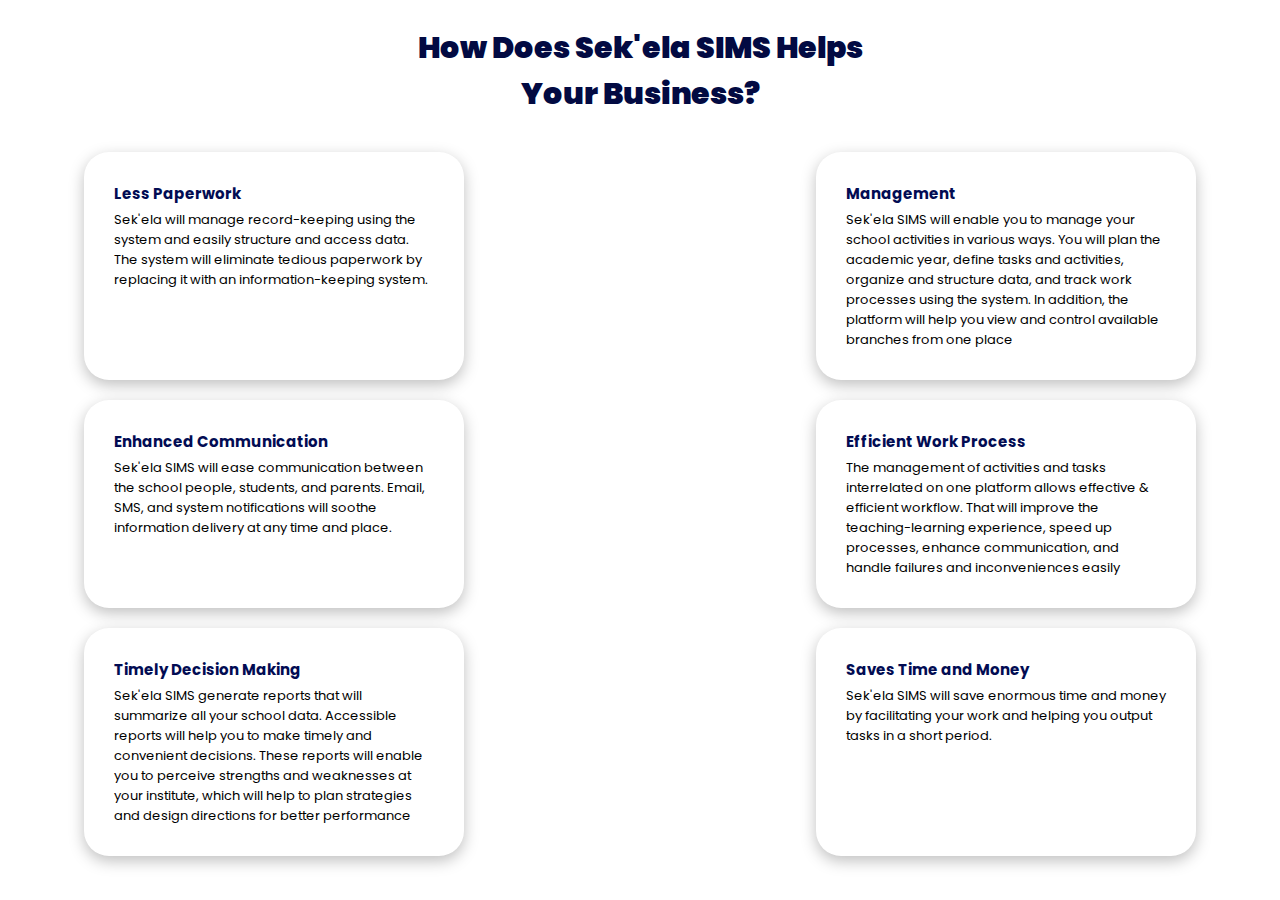
<file: service.html>
<!DOCTYPE html>
<html lang="en">

<head>
    <meta charset="UTF-8">
    <meta http-equiv="X-UA-Compatible" content="IE=edge">
    <meta name="viewport" content="width=device-width, initial-scale=1.0">
    <link href="https://fonts.googleapis.com/css2?family=Poppins&display=swap" rel="stylesheet">

    <link rel="stylesheet" href="service.css">
    <title>Services</title>
</head>

<body>
    <div class="wrapper">
        <h1>How Does Sek&apos;ela SIMS Helps <br>
            Your Business?</h1>
        <div class="content-box">
            <div class="card">
                <h2>Less Paperwork</h2>
                <p>

                    Sek&apos;ela will manage record-keeping using
                    the system and easily structure and
                    access data. The system will eliminate
                    tedious paperwork by replacing it with an
                    information-keeping system.
                </p>
            </div>
            <div class="card">
                <h2>Management</h2>
                <p>
                    Sek&apos;ela SIMS will enable you to manage your
                    school activities in various ways. You will
                    plan the academic year, define tasks and
                    activities, organize and structure data, and
                    track work processes using the system. In
                    addition, the platform will help you view and
                    control available branches from one place
                </p>
            </div>
            <div class="card">
                <h2>Enhanced Communication</h2>
                <p>

                    Sek&apos;ela SIMS will ease communication
                    between the school people, students,
                    and parents. Email, SMS, and system
                    notifications will soothe information
                    delivery at any time and place.
                </p>
            </div>
            <div class="card">
                <h2>Efficient Work Process</h2>
                <p>
                    The management of activities and tasks
                    interrelated on one platform allows
                    effective & efficient workflow. That will
                    improve the teaching-learning experience,
                    speed up processes, enhance
                    communication, and handle failures and
                    inconveniences easily
                </p>
            </div>
            <div class="card">
                <h2>Timely Decision Making</h2>
                <p>

                    Sek&apos;ela SIMS generate reports that will
                    summarize all your school data. Accessible
                    reports will help you to make timely and
                    convenient decisions. These reports will
                    enable you to perceive strengths and
                    weaknesses at your institute, which will
                    help to plan strategies and design
                    directions for better performance
                </p>
            </div>
            <div class="card">
                <h2>Saves Time and Money</h2>
                <p>

                    Sek&apos;ela SIMS will save enormous time and
                    money by facilitating your work and helping
                    you output tasks in a short period.
                </p>
            </div>
        </div>
    </div>
</body>

</html>
</file>
<file: service.css>
* {
    padding: 0;
    margin: 0;
    box-sizing: border-box;
    font-family: 'Poppins', sans-serif;
    border-color: #F9F4E7;
}

.wrapper {
    font-family: 'Gill Sans', sans-serif;
    display: flex;
    flex-direction: column;
    align-items: center;
    justify-content: center;
    padding: 0 40px;
    /* border-color: #fafafa; */
}

.wrapper h1 {
    margin: 25px 60px;
    font-style: normal;
    font-weight: 900;
    font-size: 30px;
    text-align: center;
    color: #020A42;

}

.content-box {
    display: flex;
    justify-content: space-between;
    flex-wrap: wrap;
    width: 100%;
    margin-top: 0px;
    padding: 0 40px;
}

.card {
    min-height: 118px;
    width: 380px;
    padding: 30px;
    background-color: #fff;
    margin: 10px 4px;
    box-shadow: 0px 5px 15px rgba(0, 0, 0, 0.25);
    border-radius: 25px;
}

.card h2 {
    margin-bottom: 5px;
    /* text-align: left;
    font-weight: 500;
    font-family: 'Inter'; */
    font-style: normal;
    font-weight: 700;
    font-size: 15px;
    /* line-height: 20px; */
    color: #020C53;

}

.card p {
    color: #6c757d;
    font-size: 13px;
    color: black;
}

.card:hover {
    background-color: #020C53;
    color: #fff;
}


@media(max-width: 991px) {
    .wrapper {
        padding: 5px;

    }

    .wrapper h1 {
        font-size: 2.5em;
    }

    .wrapper p {
        text-align: center;
        margin: 02px;
    }

    .content-box {
        flex-direction: column;

    }

    .card {
        width: 100%;

    }

    .card p {
        text-align: center;
    }
}
</file>
